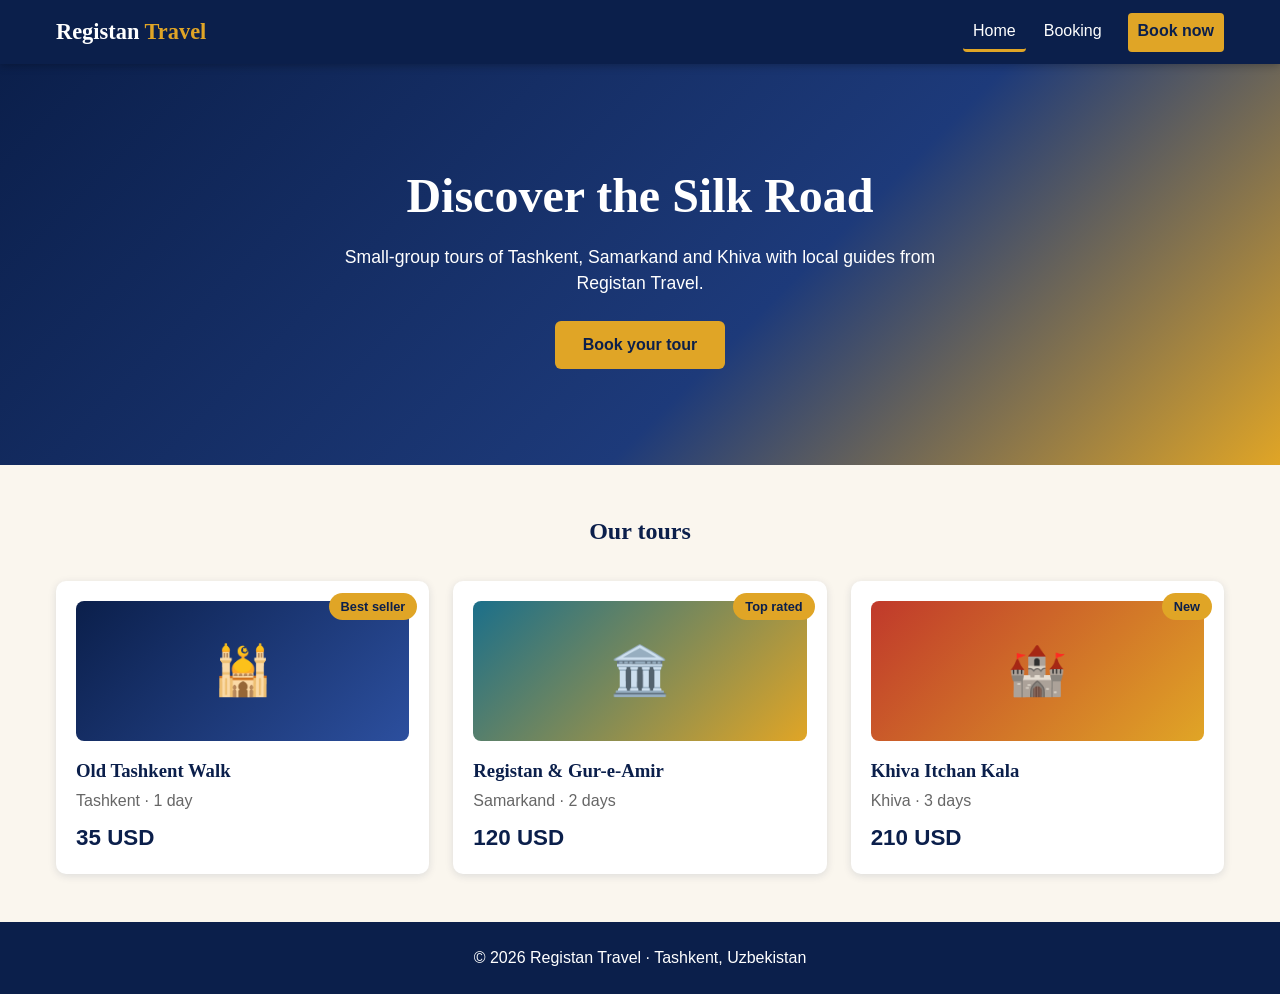
<file: index.html>
<!DOCTYPE html>
<html lang="en">
<head>
  <meta charset="UTF-8">
  <meta name="viewport" content="width=device-width, initial-scale=1.0">
  <title>Registan Travel — Tours of Uzbekistan</title>
  <link rel="stylesheet" href="css/style.css">
</head>
<body>

  <!-- Fixed header: logo left, menu right (flexbox) -->
  <header class="site-header">
    <div class="container">
      <a href="index.html" class="logo">Registan <span>Travel</span></a>
      <nav class="main-nav">
        <a href="index.html" class="current">Home</a>
        <a href="booking.html">Booking</a>
        <a href="booking.html" class="btn-book">Book now</a>
      </nav>
    </div>
  </header>

  <main>
    <!-- Hero: gradient background, centred text, button -->
    <section class="hero">
      <h1>Discover the Silk Road</h1>
      <p>Small-group tours of Tashkent, Samarkand and Khiva with local guides from <span>Registan Travel</span>.</p>
      <a href="booking.html" class="btn">Book your tour</a>
    </section>

    <!-- Tour cards -->
    <section id="tours">
      <div class="container">
        <h2>Our tours</h2>
        <div class="cards">

          <div class="card">
            <span class="badge">Best seller</span>
            <div class="card-img card-img-1">🕌</div>
            <h3>Old Tashkent Walk</h3>
            <p class="card-meta">Tashkent · 1 day</p>
            <p class="price">35 USD</p>
          </div>

          <div class="card">
            <span class="badge">Top rated</span>
            <div class="card-img card-img-2">🏛️</div>
            <h3>Registan &amp; Gur-e-Amir</h3>
            <p class="card-meta">Samarkand · 2 days</p>
            <p class="price">120 USD</p>
          </div>

          <div class="card">
            <span class="badge">New</span>
            <div class="card-img card-img-3">🏰</div>
            <h3>Khiva Itchan Kala</h3>
            <p class="card-meta">Khiva · 3 days</p>
            <p class="price">210 USD</p>
          </div>

        </div>
      </div>
    </section>
  </main>

  <footer class="site-footer">
    <div class="container">
      <p>&copy; 2026 Registan Travel · Tashkent, Uzbekistan</p>
    </div>
  </footer>

</body>
</html>
</file>
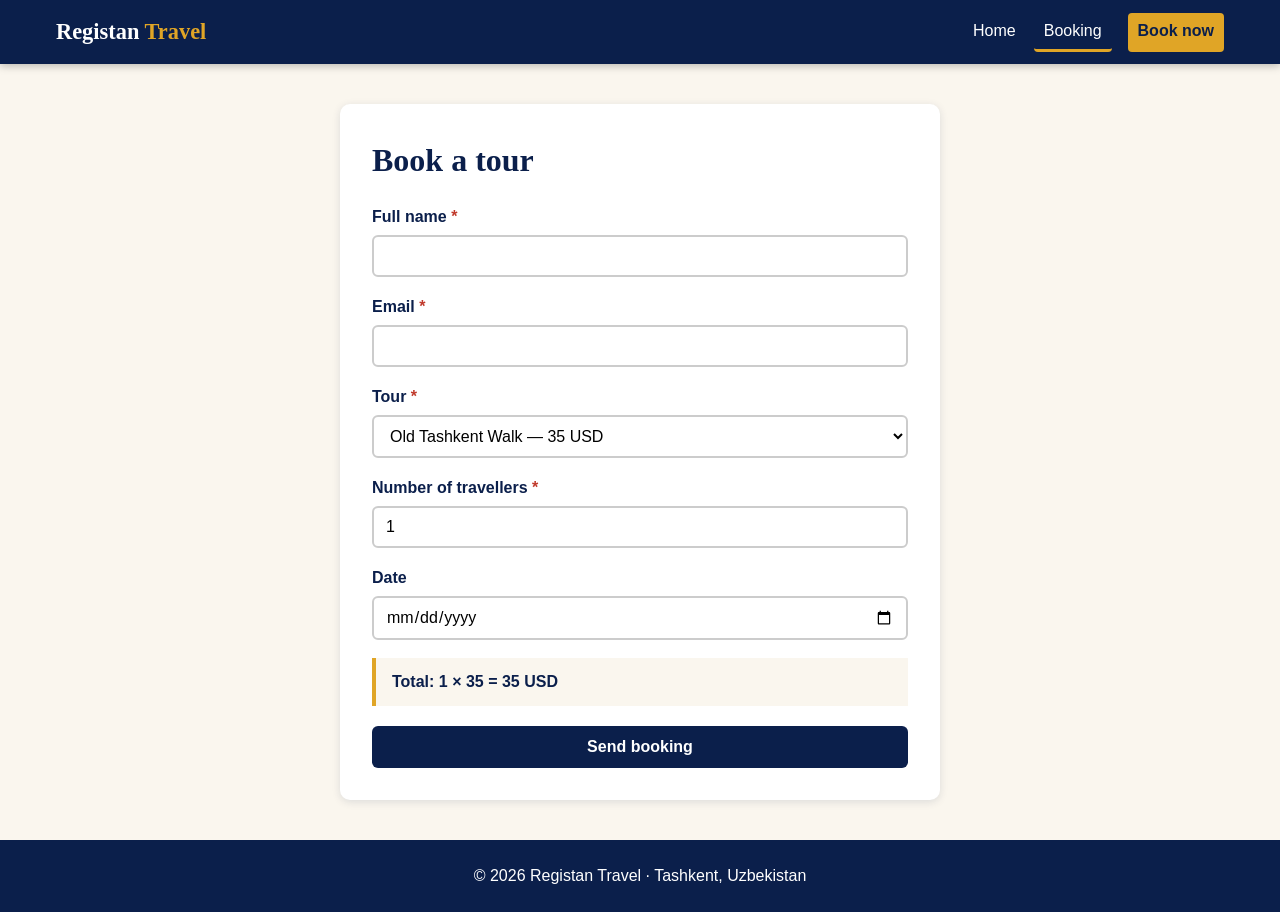
<file: booking.html>
<!DOCTYPE html>
<html lang="en">
<head>
  <meta charset="UTF-8">
  <meta name="viewport" content="width=device-width, initial-scale=1.0">
  <title>Book a Tour — Registan Travel</title>
  <link rel="stylesheet" href="css/style.css">
</head>
<body>

  <header class="site-header">
    <div class="container">
      <a href="index.html" class="logo">Registan <span>Travel</span></a>
      <nav class="main-nav">
        <a href="index.html">Home</a>
        <a href="booking.html" class="current">Booking</a>
        <a href="booking.html" class="btn-book">Book now</a>
      </nav>
    </div>
  </header>

  <main class="booking">
    <div class="container">
      <div class="form-card">
        <h1>Book a tour</h1>

        <!-- novalidate: our JavaScript does the checking -->
        <form id="booking-form" novalidate>

          <div class="field">
            <label for="name" class="required">Full name</label>
            <input type="text" id="name" name="name">
            <p class="error-msg" id="name-error" hidden>Please enter your name.</p>
          </div>

          <div class="field">
            <label for="email" class="required">Email</label>
            <input type="email" id="email" name="email">
            <p class="error-msg" id="email-error" hidden>Please enter an email that contains @.</p>
          </div>

          <div class="field">
            <label for="tour" class="required">Tour</label>
            <select id="tour" name="tour">
              <option value="35">Old Tashkent Walk — 35 USD</option>
              <option value="120">Registan &amp; Gur-e-Amir — 120 USD</option>
              <option value="210">Khiva Itchan Kala — 210 USD</option>
            </select>
          </div>

          <div class="field">
            <label for="travellers" class="required">Number of travellers</label>
            <input type="number" id="travellers" name="travellers" min="1" max="12" value="1">
          </div>

          <div class="field">
            <label for="date">Date</label>
            <input type="date" id="date" name="date">
          </div>

          <p class="total" id="total">Total: 1 × 35 = 35 USD</p>

          <button type="submit" class="btn">Send booking</button>
        </form>

        <div class="success" id="success" hidden></div>
      </div>
    </div>
  </main>

  <footer class="site-footer">
    <div class="container">
      <p>&copy; 2026 Registan Travel · Tashkent, Uzbekistan</p>
    </div>
  </footer>

  <script src="js/main.js"></script>
</body>
</html>
</file>
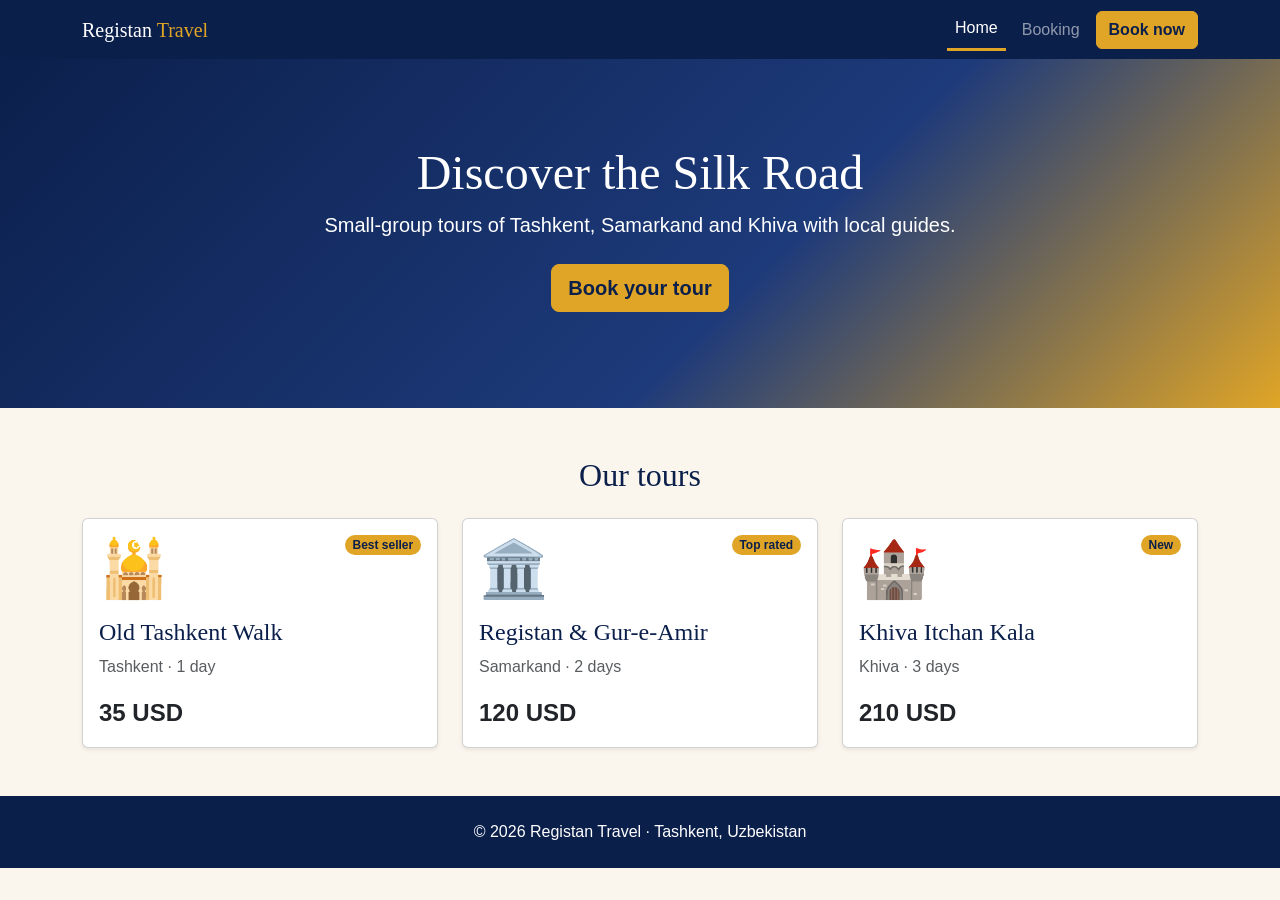
<file: index-bootstrap.html>
<!DOCTYPE html>
<html lang="en">
<head>
  <meta charset="UTF-8">
  <meta name="viewport" content="width=device-width, initial-scale=1.0">
  <title>Registan Travel — Bootstrap version</title>
  <link rel="stylesheet" href="https://cdn.jsdelivr.net/npm/bootstrap@5.3.3/dist/css/bootstrap.min.css">
  <!-- Only the brand colours; everything else comes from Bootstrap -->
  <link rel="stylesheet" href="css/bootstrap-brand.css">
</head>
<body class="brand-body">

  <!-- Navbar: fixed top, collapses into a menu button on phones -->
  <nav class="navbar navbar-expand-md navbar-dark brand-night fixed-top">
    <div class="container">
      <a class="navbar-brand brand-heading" href="index-bootstrap.html">Registan <span class="text-brand-gold">Travel</span></a>
      <button class="navbar-toggler" type="button" data-bs-toggle="collapse" data-bs-target="#mainMenu"
              aria-controls="mainMenu" aria-expanded="false" aria-label="Toggle menu">
        <span class="navbar-toggler-icon"></span>
      </button>
      <div class="collapse navbar-collapse justify-content-end" id="mainMenu">
        <ul class="navbar-nav align-items-md-center gap-md-2">
          <li class="nav-item"><a class="nav-link active" aria-current="page" href="index-bootstrap.html">Home</a></li>
          <li class="nav-item"><a class="nav-link" href="booking.html">Booking</a></li>
          <li class="nav-item"><a class="btn btn-gold" href="booking.html">Book now</a></li>
        </ul>
      </div>
    </div>
  </nav>

  <!-- Hero -->
  <section class="brand-hero text-white text-center py-5 mt-5">
    <div class="container py-md-5">
      <h1 class="display-5 brand-heading">Discover the Silk Road</h1>
      <p class="lead mx-auto mb-4">Small-group tours of Tashkent, Samarkand and Khiva with local guides.</p>
      <a href="booking.html" class="btn btn-gold btn-lg">Book your tour</a>
    </div>
  </section>

  <!-- Cards: 1 per row on phones, 2 from 768px (md), 3 from 1200px (xl) -->
  <section class="py-5">
    <div class="container">
      <h2 class="text-center mb-4 brand-heading">Our tours</h2>
      <div class="row g-4">

        <div class="col-12 col-md-6 col-xl-4">
          <div class="card h-100 shadow-sm position-relative">
            <span class="badge rounded-pill badge-gold position-absolute top-0 end-0 m-3">Best seller</span>
            <div class="card-body">
              <div class="display-4 mb-3">🕌</div>
              <h3 class="card-title h4 brand-heading">Old Tashkent Walk</h3>
              <p class="card-text text-muted">Tashkent · 1 day</p>
              <p class="fs-4 fw-bold mb-0">35 USD</p>
            </div>
          </div>
        </div>

        <div class="col-12 col-md-6 col-xl-4">
          <div class="card h-100 shadow-sm position-relative">
            <span class="badge rounded-pill badge-gold position-absolute top-0 end-0 m-3">Top rated</span>
            <div class="card-body">
              <div class="display-4 mb-3">🏛️</div>
              <h3 class="card-title h4 brand-heading">Registan &amp; Gur-e-Amir</h3>
              <p class="card-text text-muted">Samarkand · 2 days</p>
              <p class="fs-4 fw-bold mb-0">120 USD</p>
            </div>
          </div>
        </div>

        <div class="col-12 col-md-6 col-xl-4">
          <div class="card h-100 shadow-sm position-relative">
            <span class="badge rounded-pill badge-gold position-absolute top-0 end-0 m-3">New</span>
            <div class="card-body">
              <div class="display-4 mb-3">🏰</div>
              <h3 class="card-title h4 brand-heading">Khiva Itchan Kala</h3>
              <p class="card-text text-muted">Khiva · 3 days</p>
              <p class="fs-4 fw-bold mb-0">210 USD</p>
            </div>
          </div>
        </div>

      </div>
    </div>
  </section>

  <footer class="brand-night text-white text-center py-4">
    <p class="mb-0">&copy; 2026 Registan Travel · Tashkent, Uzbekistan</p>
  </footer>

  <script src="https://cdn.jsdelivr.net/npm/bootstrap@5.3.3/dist/js/bootstrap.bundle.min.js"></script>
</body>
</html>
</file>
<file: css/style.css>
/* =========================================================
   Registan Travel — shared stylesheet (index.html + booking.html)
   Mobile first: base styles = phone, media queries add tablet/desktop
   ========================================================= */

/* ---------- 1. Brand variables ---------- */
:root {
  --night: #0B1F4B;   /* header, footer, headings, buttons */
  --gold: #E0A526;    /* hover, badges, active menu link */
  --brick: #C0392B;   /* errors, required stars */
  --sand: #FAF6EE;    /* page background */
  --white: #ffffff;
  --header-h: 64px;   /* height of the fixed header */
}

/* ---------- 2. Base ---------- */
*,
*::before,
*::after {
  box-sizing: border-box;        /* width includes padding + border */
}

body {
  margin: 0;
  padding-top: var(--header-h);  /* page content does not hide under the fixed header */
  font-family: Arial, sans-serif;
  font-size: 16px;
  line-height: 1.5;
  color: #222222;
  background: var(--sand);
}

/* Group selector: all headings share the brand font */
h1, h2, h3 {
  font-family: Georgia, serif;
  color: var(--night);
  margin-top: 0;
}

.container {
  width: 100%;
  max-width: 1200px;
  margin: 0 auto;
  padding: 0 16px;
}

/* ---------- 3. Header (fixed, flexbox) ---------- */
.site-header {
  position: fixed;
  top: 0;
  left: 0;
  right: 0;
  height: var(--header-h);
  background: var(--night);
  box-shadow: 0 2px 8px rgba(0, 0, 0, 0.25);
  z-index: 100;
}

.site-header .container {
  display: flex;
  justify-content: space-between;  /* logo left, menu right */
  align-items: center;
  height: 100%;
}

.logo {
  color: var(--white);
  font-family: Georgia, serif;
  font-size: 1.1rem;
  font-weight: bold;
  text-decoration: none;
  white-space: nowrap;
}

.logo span {
  color: var(--gold);
}

.main-nav {
  display: flex;
  align-items: center;
  gap: 4px;
}

.main-nav a {
  padding: 6px 10px;
  border-radius: 4px;
  border-bottom: 3px solid transparent;
  text-decoration: none;
  transition: background 0.2s, color 0.2s;
}

/* Link states in LVHA order: :link → :visited → :hover → :active */
.main-nav a:link {
  color: var(--white);
}

.main-nav a:visited {
  color: var(--white);
}

.main-nav a:hover {
  background: var(--gold);
  color: var(--night);
}

.main-nav a:active {
  background: #c98f15;
  color: var(--night);
}

/* Current page link: gold bottom border */
.main-nav a.current {
  border-bottom-color: var(--gold);
}

/* "Book now" button in the header — hidden on phones (wireframe: LOGO + menu) */
.main-nav a.btn-book {
  display: none;
  background: var(--gold);
  color: var(--night);
  font-weight: bold;
}

.main-nav a.btn-book:hover {
  background: var(--white);
}

/* ---------- 4. Buttons ---------- */
.btn {
  display: inline-block;
  padding: 12px 28px;
  border: none;
  border-radius: 6px;
  background: var(--night);
  color: var(--white);
  font-size: 1rem;
  font-weight: bold;
  text-decoration: none;
  cursor: pointer;
  transition: transform 0.1s, background 0.2s, color 0.2s;
}

.btn:hover {
  background: var(--gold);
  color: var(--night);
}

.btn:active {
  transform: scale(0.95);        /* button shrinks slightly when pressed */
}

/* ---------- 5. Hero ---------- */
.hero {
  padding: 64px 16px;
  text-align: center;
  color: var(--white);
  background: linear-gradient(135deg, var(--night) 0%, #1d3a7a 60%, var(--gold) 100%);
}

.hero h1 {
  color: var(--white);
  font-size: 2rem;
  margin-bottom: 12px;
}

.hero p {
  max-width: 600px;
  margin: 0 auto 24px;
  font-size: 1.1rem;
}

.hero .btn {
  background: var(--gold);
  color: var(--night);
}

.hero .btn:hover {
  background: var(--white);
}

/* ---------- 6. Tour cards ---------- */
#tours {                          /* ID selector */
  padding: 48px 0;
}

#tours h2 {
  text-align: center;
  margin-bottom: 32px;
}

.cards {
  display: grid;
  grid-template-columns: 1fr;     /* phone: 1 card per row */
  gap: 24px;
}

.card {
  position: relative;             /* the badge is positioned inside the card */
  padding: 20px;
  border-radius: 10px;
  background: var(--white);
  box-shadow: 0 2px 8px rgba(11, 31, 75, 0.12);
  transition: transform 0.25s, box-shadow 0.25s;
}

.card:hover {
  transform: translateY(-8px);    /* card rises on hover */
  box-shadow: 0 12px 24px rgba(11, 31, 75, 0.2);
}

.badge {
  position: absolute;             /* top-right corner of .card */
  top: 12px;
  right: 12px;
  padding: 4px 12px;
  border-radius: 20px;
  background: var(--gold);
  color: var(--night);
  font-size: 0.8rem;
  font-weight: bold;
}

.card-img {
  display: flex;
  align-items: center;
  justify-content: center;
  height: 140px;
  margin-bottom: 16px;
  border-radius: 8px;
  font-size: 3rem;
}

.card-img-1 { background: linear-gradient(135deg, var(--night), #2c4f9e); }
.card-img-2 { background: linear-gradient(135deg, #1b6f8a, var(--gold)); }
.card-img-3 { background: linear-gradient(135deg, var(--brick), var(--gold)); }

.card h3 {
  margin-bottom: 4px;
}

.card-meta {
  margin: 0 0 8px;
  color: #666666;
}

.price {
  margin: 0;
  font-size: 1.4rem;
  font-weight: bold;
  color: var(--night);
}

/* ---------- 7. Footer ---------- */
.site-footer {
  padding: 24px 0;
  text-align: center;
  background: var(--night);
  color: var(--white);
}

.site-footer p {
  margin: 0;
}

/* ---------- 8. Booking form ---------- */
.booking {
  padding: 40px 0;
}

.form-card {
  max-width: 600px;
  margin: 0 auto;
  padding: 24px;
  border-radius: 10px;
  background: var(--white);
  box-shadow: 0 2px 8px rgba(11, 31, 75, 0.12);
}

.field {
  margin-bottom: 18px;
}

.field label {
  display: block;                 /* label above the field */
  margin-bottom: 6px;
  font-weight: bold;
  color: var(--night);
}

/* Red star generated by CSS, not typed in the HTML */
.field label.required::after {
  content: " *";
  color: var(--brick);
}

.field input,
.field select {
  width: 100%;
  padding: 10px 12px;
  border: 2px solid #cccccc;
  border-radius: 6px;
  background: var(--white);
  font-family: inherit;
  font-size: 1rem;
}

.field input:focus,
.field select:focus {
  outline: none;
  border-color: var(--gold);
  box-shadow: 0 0 0 3px rgba(224, 165, 38, 0.35);
}

/* Invalid field (class added by JavaScript) — placed after :focus so it wins */
.field input.is-error,
.field select.is-error {
  border-color: var(--brick);
  background: #fdf0ee;
}

.error-msg {
  margin: 6px 0 0;
  color: var(--brick);
  font-size: 0.9rem;
}

.total {
  margin: 8px 0 20px;
  padding: 12px 16px;
  border-left: 4px solid var(--gold);
  background: var(--sand);
  font-weight: bold;
  color: var(--night);
}

.form-card .btn {
  width: 100%;
}

.success {
  margin-top: 20px;
  padding: 16px;
  border: 2px solid #2e9e55;
  border-radius: 6px;
  background: #e8f6ec;
  color: #1e7b3c;
  font-weight: bold;
}

/* ---------- 9. Tablet: 768px and up ---------- */
@media (min-width: 768px) {
  .logo {
    font-size: 1.4rem;
  }

  .main-nav {
    gap: 8px;
  }

  .main-nav a.btn-book {
    display: inline-block;
    margin-left: 8px;
  }

  .hero {
    padding: 96px 16px;
  }

  .hero h1 {
    font-size: 2.6rem;
  }

  .cards {
    grid-template-columns: repeat(2, 1fr);   /* 2 cards per row */
  }

  .form-card {
    padding: 32px;
  }
}

/* ---------- 10. Desktop: 1200px and up ---------- */
@media (min-width: 1200px) {
  .hero h1 {
    font-size: 3rem;
  }

  .cards {
    grid-template-columns: repeat(3, 1fr);   /* 3 cards per row */
  }
}
</file>
